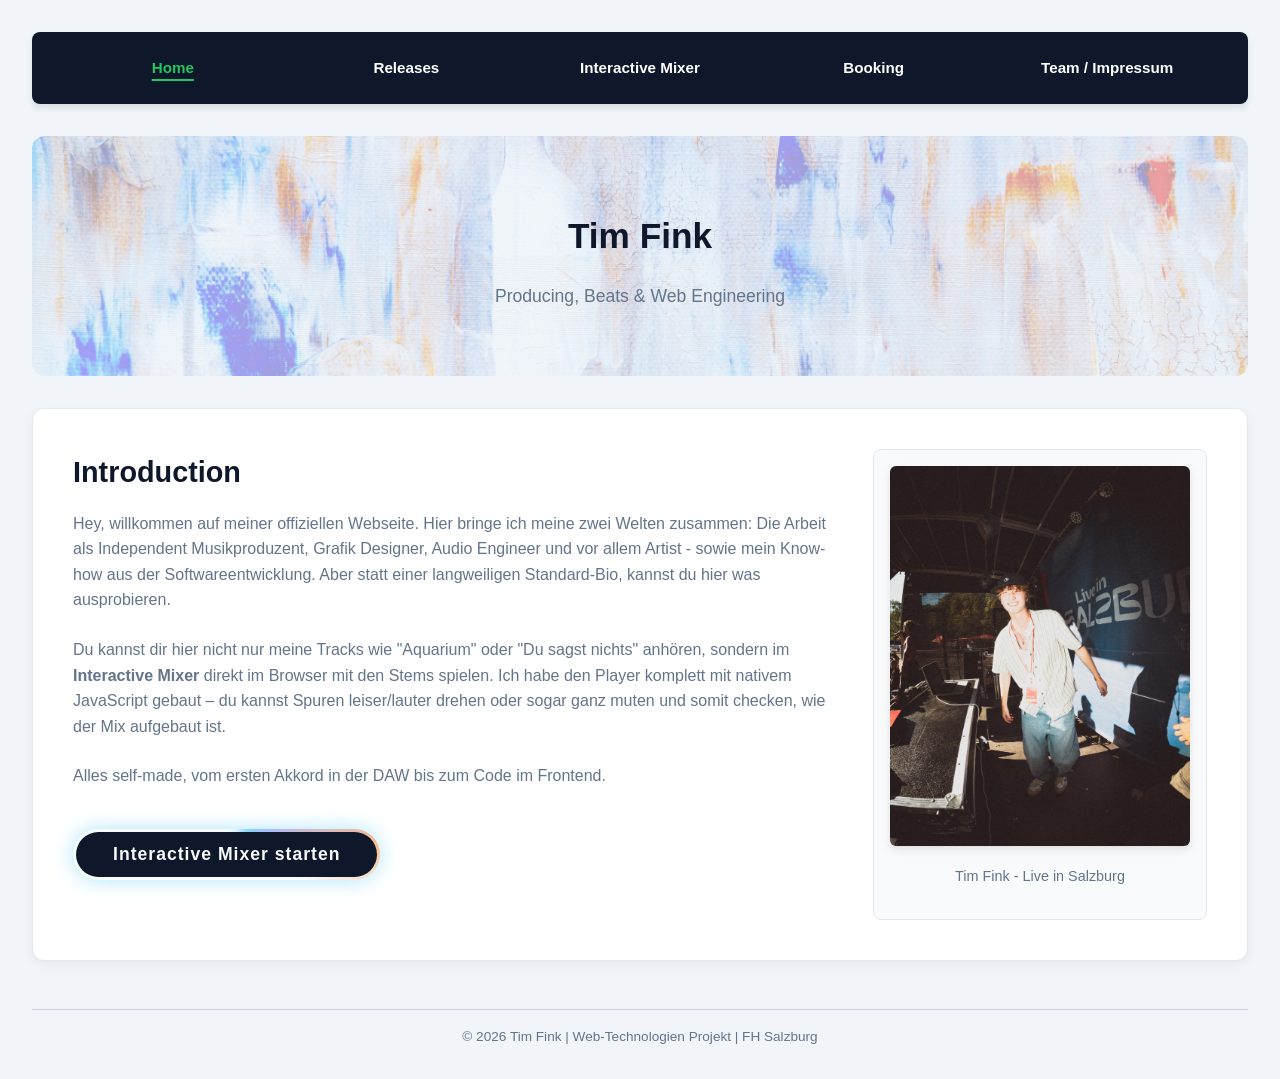
<file: index.html>
<!DOCTYPE html>
<html lang="de">
<head>
    <title>Beats & Code by Tim Fink</title>
    <meta name="viewport" content="width=device-width, initial-scale=1.0">
    <meta charset="UTF-8">
    <meta name="author" content="Tim Fink">
    <meta name="description" content="Offizielle Plattform von FYNK. Eine Kombination aus Musikproduktion und interaktivem Web-Engineering.">
    <link rel="stylesheet" href="css/style.css">
</head>
<body>

    <nav id="navbar">
        <button id="hamburger" class="hamburger" aria-label="Navigation öffnen">
            <span></span>
            <span></span>
            <span></span>
        </button>

        <ul id="navMenu" class="nav-menu">
            <li><a href="index.html">Home</a></li>
            <li><a href="releases.html">Releases</a></li>
            <li><a href="Interactive_Mixer.html">Interactive Mixer</a></li>
            <li><a href="booking.html">Booking</a></li>
            <li><a href="Team-Impressum.html">Team / Impressum</a></li>
        </ul>
    </nav>

    <header>
        <h1>Tim Fink</h1>
        <p>Producing, Beats & Web Engineering</p>
    </header>

    <article>
        <div class="content-area">
            <h2>Introduction</h2>
            <p>Hey, willkommen auf meiner offiziellen Webseite. Hier bringe ich meine zwei Welten zusammen: Die Arbeit als Independent Musikproduzent, Grafik Designer, Audio Engineer und vor allem Artist - sowie mein Know-how aus der Softwareentwicklung. Aber statt einer langweiligen Standard-Bio, kannst du hier was ausprobieren.</p>
            <p>Du kannst dir hier nicht nur meine Tracks wie "Aquarium" oder "Du sagst nichts" anhören, sondern im <strong>Interactive Mixer</strong> direkt im Browser mit den Stems spielen. Ich habe den Player komplett mit nativem JavaScript gebaut – du kannst Spuren leiser/lauter drehen oder sogar ganz muten und somit checken, wie der Mix aufgebaut ist.</p>
            <p>Alles self-made, vom ersten Akkord in der DAW bis zum Code im Frontend.</p>
            <button class="glow-button" onclick="window.location.href='Interactive_Mixer.html'">
                <span>Interactive Mixer starten</span>
            </button>
        </div>

        <aside>
            <img src="img/timmi-und-die-gang-02604.jpg" alt="Tim Fink Live in Salzburg" onerror="this.src='https://via.placeholder.com/300x380/16a34a/ffffff?text=Bild+fehlt'" />
            <p style="font-size: 0.9rem; color: #64748b; margin-top: 12px; font-weight: 500;">Tim Fink - Live in Salzburg</p>
        </aside>
    </article>

    <footer>&copy; 2026 Tim Fink | Web-Technologien Projekt | FH Salzburg</footer>

    <script src="js/menu.js"></script>
</body>
</html>
</file>
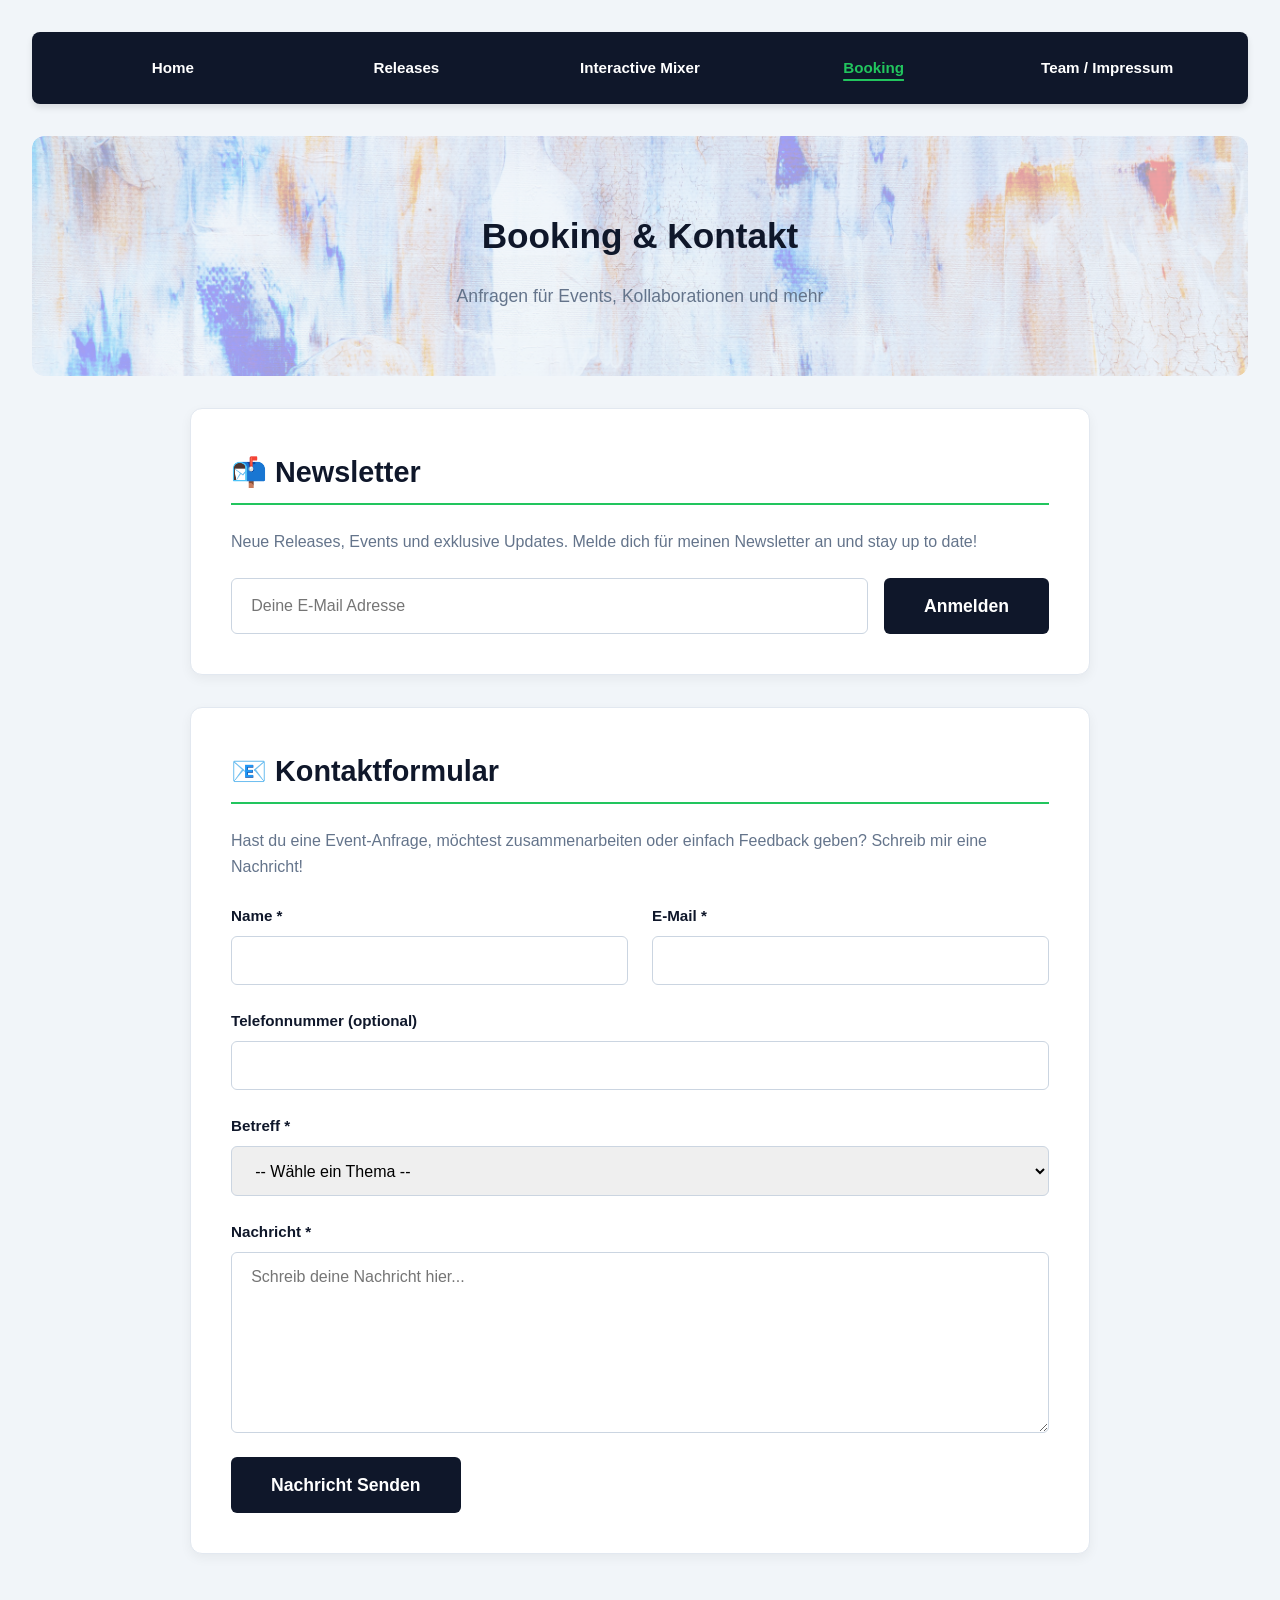
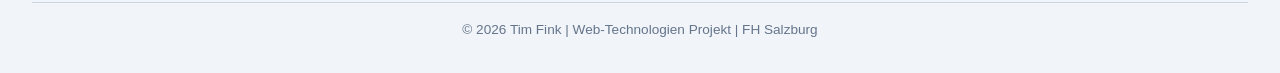
<file: booking.html>
<!DOCTYPE html>
<html lang="de">
<head>
    <title>Booking | Tim Fink</title>
    <meta name="viewport" content="width=device-width, initial-scale=1.0">
    <meta charset="UTF-8">
    <meta name="author" content="Tim Fink">
    <meta name="description" content="Booking und Kontakt für Tim Fink - Event-Anfragen, Kollaborationen und Anfragen.">
    <link rel="stylesheet" href="css/style.css">
</head>
<body>

    <nav id="navbar">
        <button id="hamburger" class="hamburger" aria-label="Navigation öffnen">
            <span></span>
            <span></span>
            <span></span>
        </button>

        <ul id="navMenu" class="nav-menu">
            <li><a href="index.html">Home</a></li>
            <li><a href="releases.html">Releases</a></li>
            <li><a href="Interactive_Mixer.html">Interactive Mixer</a></li>
            <li><a href="booking.html">Booking</a></li>
            <li><a href="Team-Impressum.html">Team / Impressum</a></li>
        </ul>
    </nav>

    <header>
        <h1>Booking & Kontakt</h1>
        <p>Anfragen für Events, Kollaborationen und mehr</p>
    </header>

    <main>
        <!-- Newsletter Section -->
        <section class="newsletter-section">
            <h2>📬 Newsletter</h2>
            <p>Neue Releases, Events und exklusive Updates. Melde dich für meinen Newsletter an und stay up to date!</p>
            <form class="newsletter-form" id="newsletterForm">
                <input type="email"
                       placeholder="Deine E-Mail Adresse"
                       required
                       aria-label="Newsletter E-Mail">
                <button type="submit" class="newsletter-btn">Anmelden</button>
            </form>
        </section>

        <!-- Contact Form Section -->
        <section class="contact-section">
            <h2>📧 Kontaktformular</h2>
            <p>Hast du eine Event-Anfrage, möchtest zusammenarbeiten oder einfach Feedback geben? Schreib mir eine Nachricht!</p>

            <div class="success-message" id="successMessage">
                ✓ Nachricht erfolgreich gesendet! Ich melde mich bald bei dir.
            </div>

            <form class="contact-form" id="contactForm">
                <div class="form-row">
                    <div class="form-group">
                        <label for="name">Name *</label>
                        <input type="text" id="name" name="name" required>
                    </div>
                    <div class="form-group">
                        <label for="email">E-Mail *</label>
                        <input type="email" id="email" name="email" required>
                    </div>
                </div>

                <div class="form-group">
                    <label for="phone">Telefonnummer (optional)</label>
                    <input type="tel" id="phone" name="phone">
                </div>

                <div class="form-group">
                    <label for="subject">Betreff *</label>
                    <select id="subject" name="subject" required>
                        <option value="">-- Wähle ein Thema --</option>
                        <option value="event_booking">Event-Anfrage</option>
                        <option value="collaboration">Zusammenarbeit</option>
                        <option value="interview">Interview / Podcast</option>
                        <option value="remix_request">Remix-Anfrage</option>
                        <option value="other">Sonstiges</option>
                    </select>
                </div>

                <div class="form-group">
                    <label for="message">Nachricht *</label>
                    <textarea id="message" name="message" required placeholder="Schreib deine Nachricht hier..."></textarea>
                </div>

                <button type="submit" class="submit-btn">Nachricht Senden</button>
            </form>
        </section>

    </main>

    <footer>&copy; 2026 Tim Fink | Web-Technologien Projekt | FH Salzburg</footer>

    <script src="js/booking.js"></script>
    <script src="js/menu.js"></script>
</body>
</html>
</file>
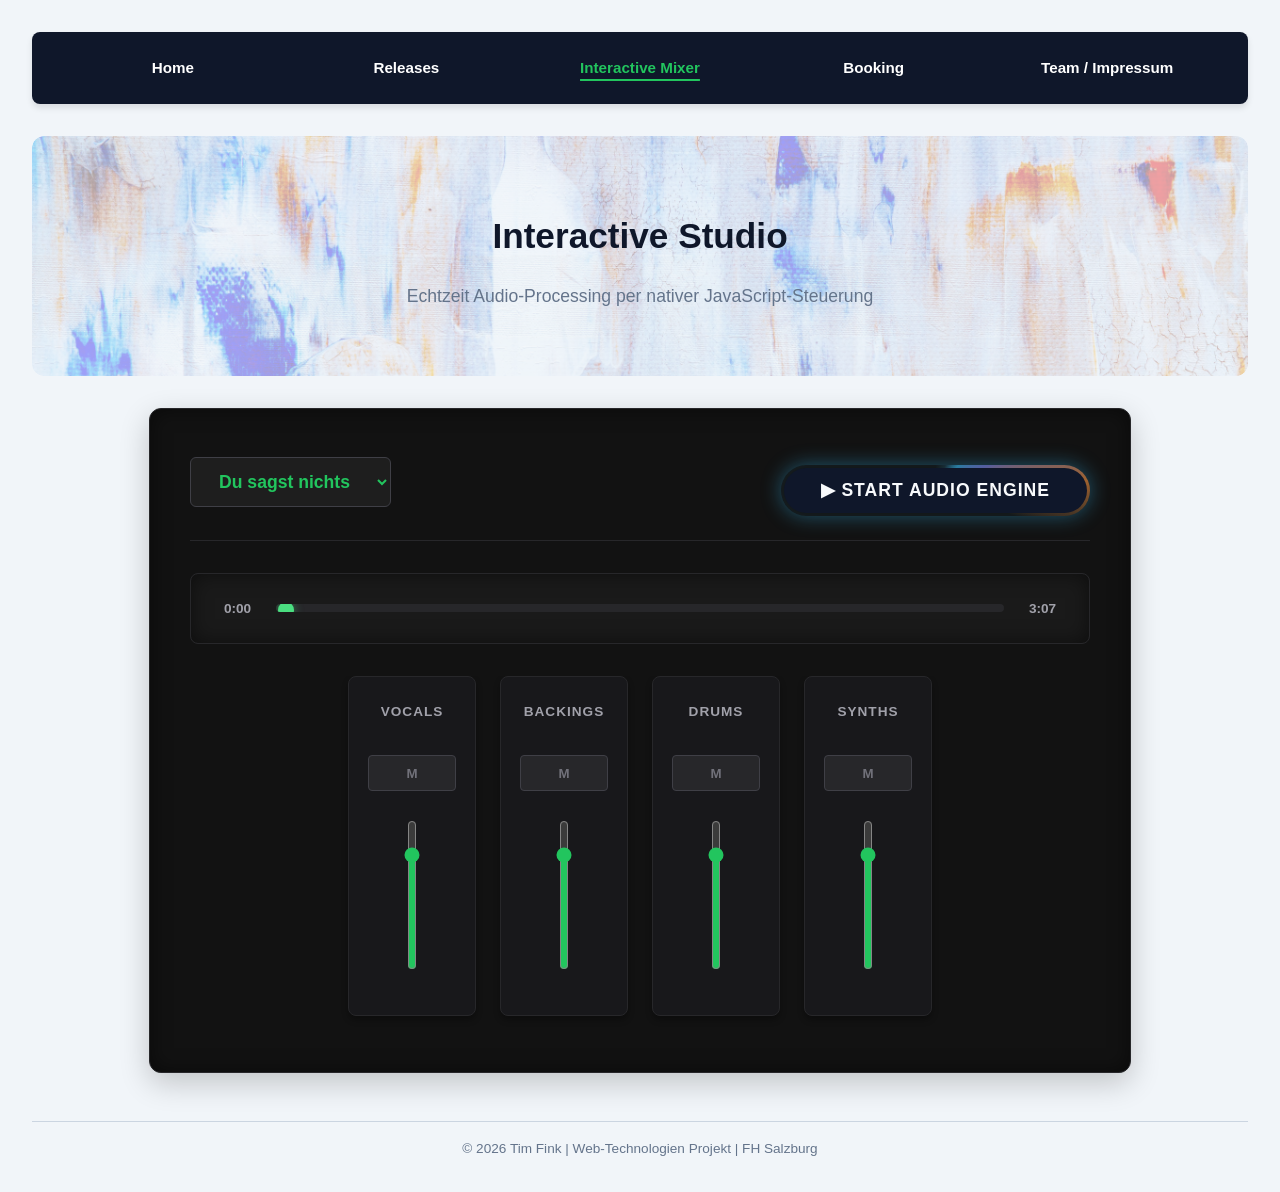
<file: Interactive_Mixer.html>
<!DOCTYPE html>
<html lang="de">
<head>
    <title>Interactive Mixer | Tim Fink</title>
    <meta name="viewport" content="width=device-width, initial-scale=1.0">
    <meta charset="UTF-8">
    <meta name="author" content="Tim Fink">
    <meta name="description" content="Interaktiver Stem-Mixer im DAW-Design mit nativer JavaScript Audio-Steuerung.">
    <link rel="stylesheet" href="css/style.css">
</head>
<body>

    <nav id="navbar">
        <button id="hamburger" class="hamburger" aria-label="Navigation öffnen">
            <span></span>
            <span></span>
            <span></span>
        </button>

        <ul id="navMenu" class="nav-menu">
            <li><a href="index.html">Home</a></li>
            <li><a href="releases.html">Releases</a></li>
            <li><a href="Interactive_Mixer.html">Interactive Mixer</a></li>
            <li><a href="booking.html">Booking</a></li>
            <li><a href="Team-Impressum.html">Team / Impressum</a></li>
        </ul>
    </nav>

    <!-- Mit Gemini ausgearbeitet, um die Audio-Engine und das UI zu erstellen. -->
    <header>
        <h1>Interactive Studio</h1>
        <p>Echtzeit Audio-Processing per nativer JavaScript-Steuerung</p>
    </header>

    <main class="daw-container">

        <div class="daw-header">
            <div class="song-selector">
                <select id="songSelect">
                    <option value="du_sagst_nichts">Du sagst nichts</option>
                    <option value="aquarium">Aquarium</option>
                </select>
            </div>

            <button class="glow-button" id="masterPlayBtn">
                <span id="playBtnText">▶ START AUDIO ENGINE</span>
            </button>
        </div>

        <div class="timeline-container">
            <div class="timeline-wrapper">
                <span class="time-label" id="currentTime">0:00</span>
                <div class="timeline-track">
                    <div class="timeline-progress" id="progressBar"></div>
                    <input type="range" class="timeline-slider" id="seekSlider" min="0" max="100" value="0">
                </div>
                <span class="time-label" id="duration">0:00</span>
            </div>
        </div>

        <div class="mixer-board" id="mixerBoard">
            <!-- Wird dynamisch geladen -->
        </div>

    </main>

    <footer>&copy; 2026 Tim Fink | Web-Technologien Projekt | FH Salzburg</footer>

    <!-- Skript erst nach dem Rendern des DOMs ausführen -->
    <script src="js/mixer.js"></script>
    <script src="js/menu.js"></script>
</body>
</html>
</file>
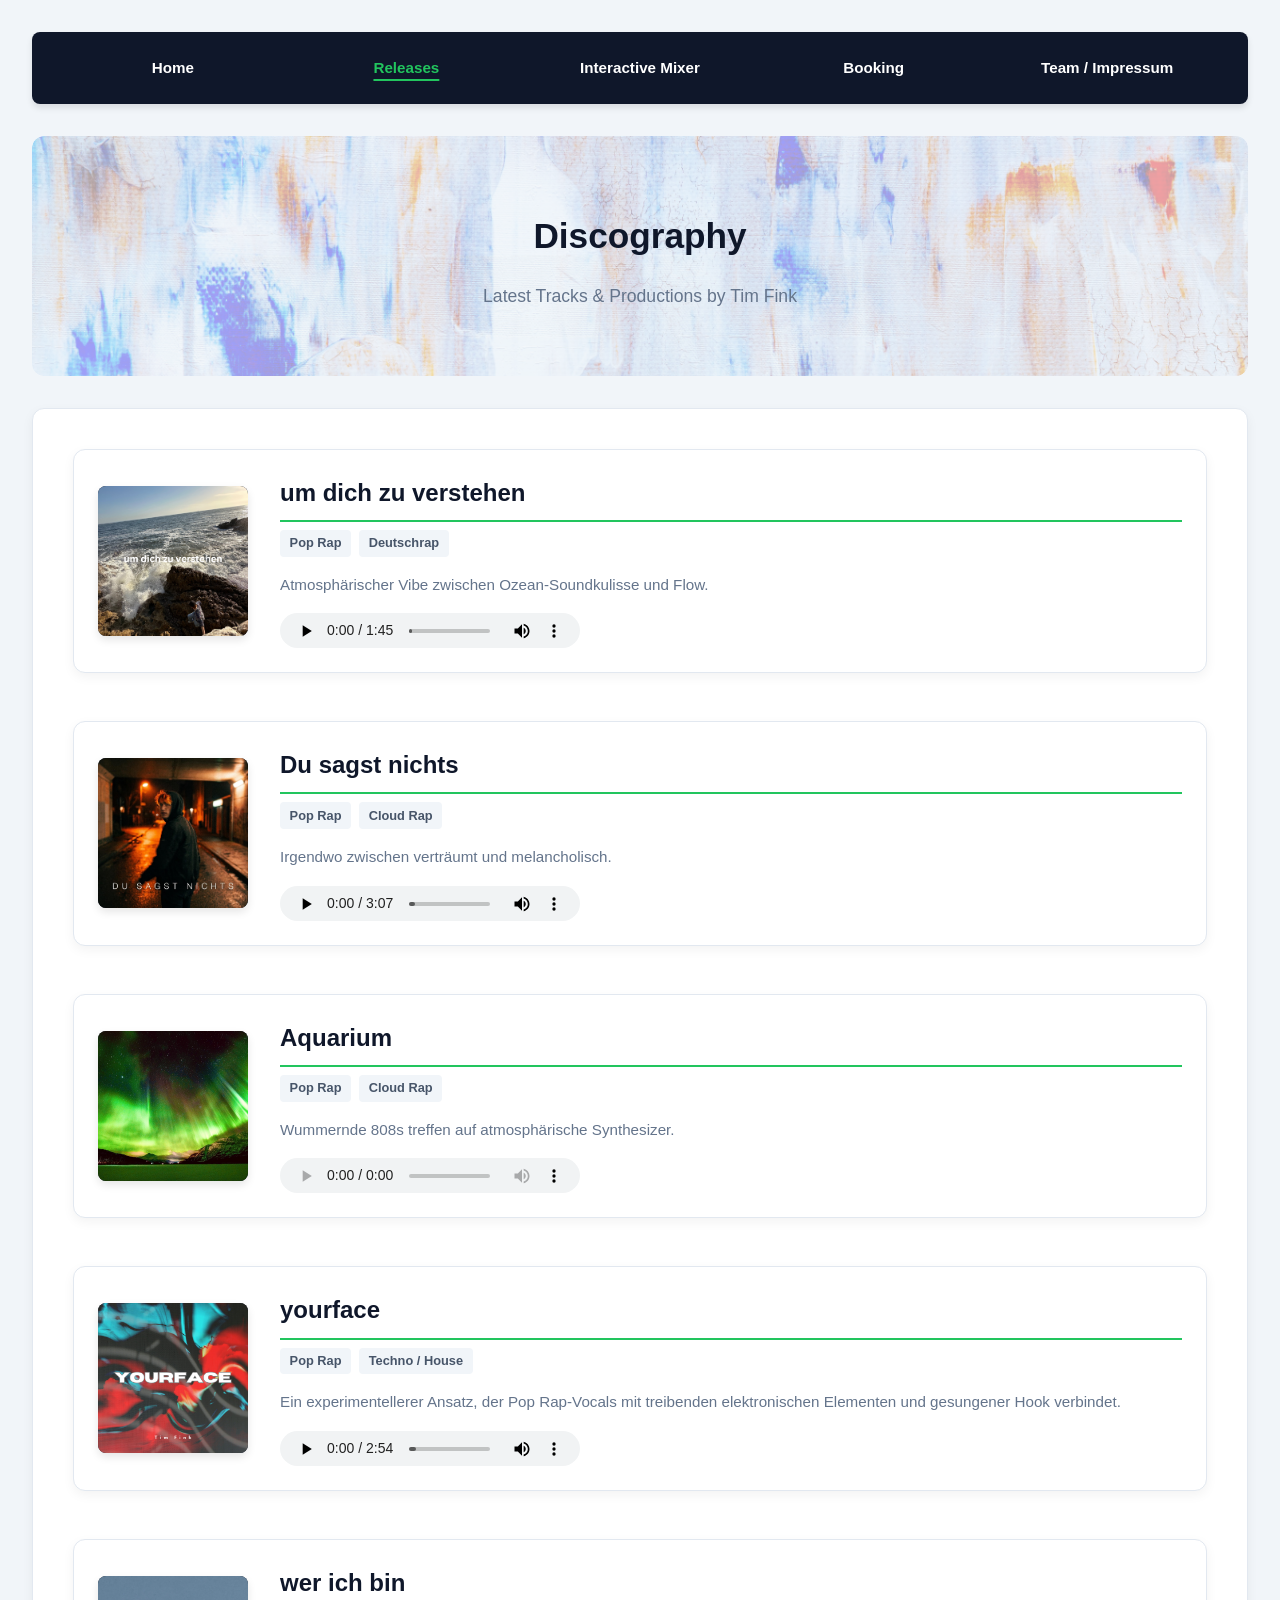
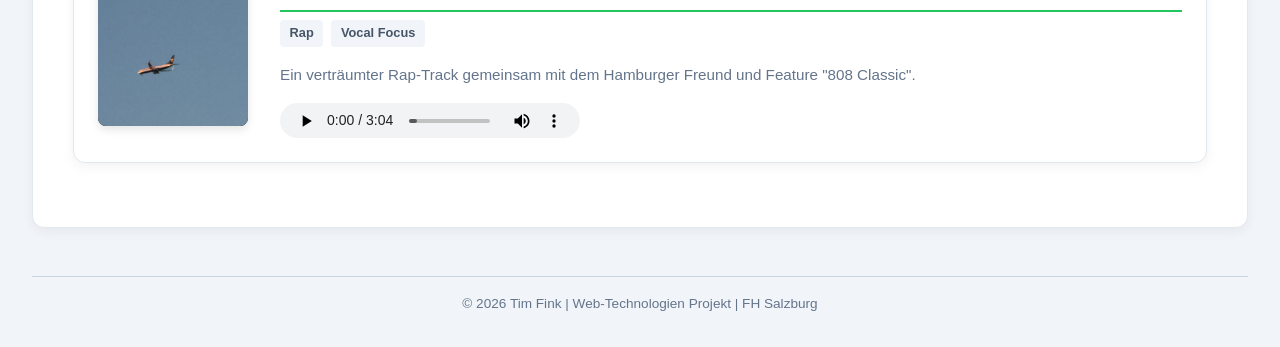
<file: releases.html>
<!DOCTYPE html>
<html lang="de">
<head>
    <title>Releases | Tim Fink</title>
    <meta name="viewport" content="width=device-width, initial-scale=1.0">
    <meta charset="UTF-8">
    <meta name="author" content="Tim Fink">
    <meta name="description" content="Diskografie und aktuelle Releases von Tim.">
    <link rel="stylesheet" href="css/style.css">
</head>
<body>

    <nav id="navbar">
        <button id="hamburger" class="hamburger" aria-label="Navigation öffnen">
            <span></span>
            <span></span>
            <span></span>
        </button>

        <ul id="navMenu" class="nav-menu">
            <li><a href="index.html">Home</a></li>
            <li><a href="releases.html">Releases</a></li>
            <li><a href="Interactive_Mixer.html">Interactive Mixer</a></li>
            <li><a href="booking.html">Booking</a></li>
            <li><a href="Team-Impressum.html">Team / Impressum</a></li>
        </ul>
    </nav>

    <header>
        <h1>Discography</h1>
        <p>Latest Tracks & Productions by Tim Fink</p>
    </header>

    <section class="releases-container">



        <!-- Track 1: um dich zu verstehen -->
        <article class="release-card">
            <figure class="cover-art">
                <img src="img/um dich zu verstehen.png.PNG" alt="Cover um dich zu verstehen">
            </figure>

            <div class="track-info">
                <h2>um dich zu verstehen</h2>
                <div class="tags">
                    <span class="tag">Pop Rap</span>
                    <span class="tag">Deutschrap</span>
                </div>
                <p>Atmosphärischer Vibe zwischen Ozean-Soundkulisse und Flow.</p>
                <div class="audio-controls">
                    <audio controls controlsList="nodownload">
                        <source src="music/5.um dich zu verstehen.wav" type="audio/wav">
                    </audio>
                </div>
            </div>
        </article>

        <!-- Track 2: du sagst nichts -->
        <article class="release-card">
            <figure class="cover-art">
                <img src="img/dusagstnichtscover.jpg" alt="Cover Du sagst nichts">
            </figure>

            <div class="track-info">
                <h2>Du sagst nichts</h2>
                <div class="tags">
                    <span class="tag">Pop Rap</span>
                    <span class="tag">Cloud Rap</span>
                </div>
                <p>Irgendwo zwischen verträumt und melancholisch.</p>
                <div class="audio-controls">
                    <audio controls controlsList="nodownload">
                        <source src="music/dusagstnichts.mp3" type="audio/mpeg">
                    </audio>
                </div>
            </div>
        </article>

        <!-- Track 3: Aquarium -->
        <article class="release-card">
            <figure class="cover-art">
                <img src="img/IMG_0294.jpg" alt="Cover Aquarium">
            </figure>

            <div class="track-info">
                <h2>Aquarium</h2>
                <div class="tags">
                    <span class="tag">Pop Rap</span>
                    <span class="tag">Cloud Rap</span>
                </div>
                <p>Wummernde 808s treffen auf atmosphärische Synthesizer.</p>
                <div class="audio-controls">
                    <audio controls controlsList="nodownload">
                        <source src="music/aquarium.mp3" type="audio/mpeg">
                    </audio>
                </div>
            </div>
        </article>

        <!-- Track 4: yourface -->
        <article class="release-card">
            <figure class="cover-art">
                <img src="img/yourface.png" alt="Cover yourface">
            </figure>

            <div class="track-info">
                <h2>yourface</h2>
                <div class="tags">
                    <span class="tag">Pop Rap</span>
                    <span class="tag">Techno / House</span>
                </div>
                <p>Ein experimentellerer Ansatz, der Pop Rap-Vocals mit treibenden elektronischen Elementen und gesungener Hook verbindet.</p>
                <div class="audio-controls">
                    <audio controls controlsList="nodownload">
                        <source src="music/yourface.mp3" type="audio/mpeg">
                    </audio>
                </div>
            </div>
        </article>

        <!-- Track 5: wer ich bin -->
        <article class="release-card">
            <figure class="cover-art">
                <img src="img/werichbin.jpeg" alt="Cover wer ich bin">
            </figure>

            <div class="track-info">
                <h2>wer ich bin</h2>
                <div class="tags">
                    <span class="tag">Rap</span>
                    <span class="tag">Vocal Focus</span>
                </div>
                <p>Ein verträumter Rap-Track gemeinsam mit dem Hamburger Freund und Feature "808 Classic".</p>
                <div class="audio-controls">
                    <audio controls controlsList="nodownload">
                        <source src="music/werichbin.mp3" type="audio/mpeg">
                    </audio>
                </div>
            </div>
        </article>

    </section>

    <footer>&copy; 2026 Tim Fink | Web-Technologien Projekt | FH Salzburg</footer>
    <script src="js/menu.js"></script>
</body>
</html>
</file>
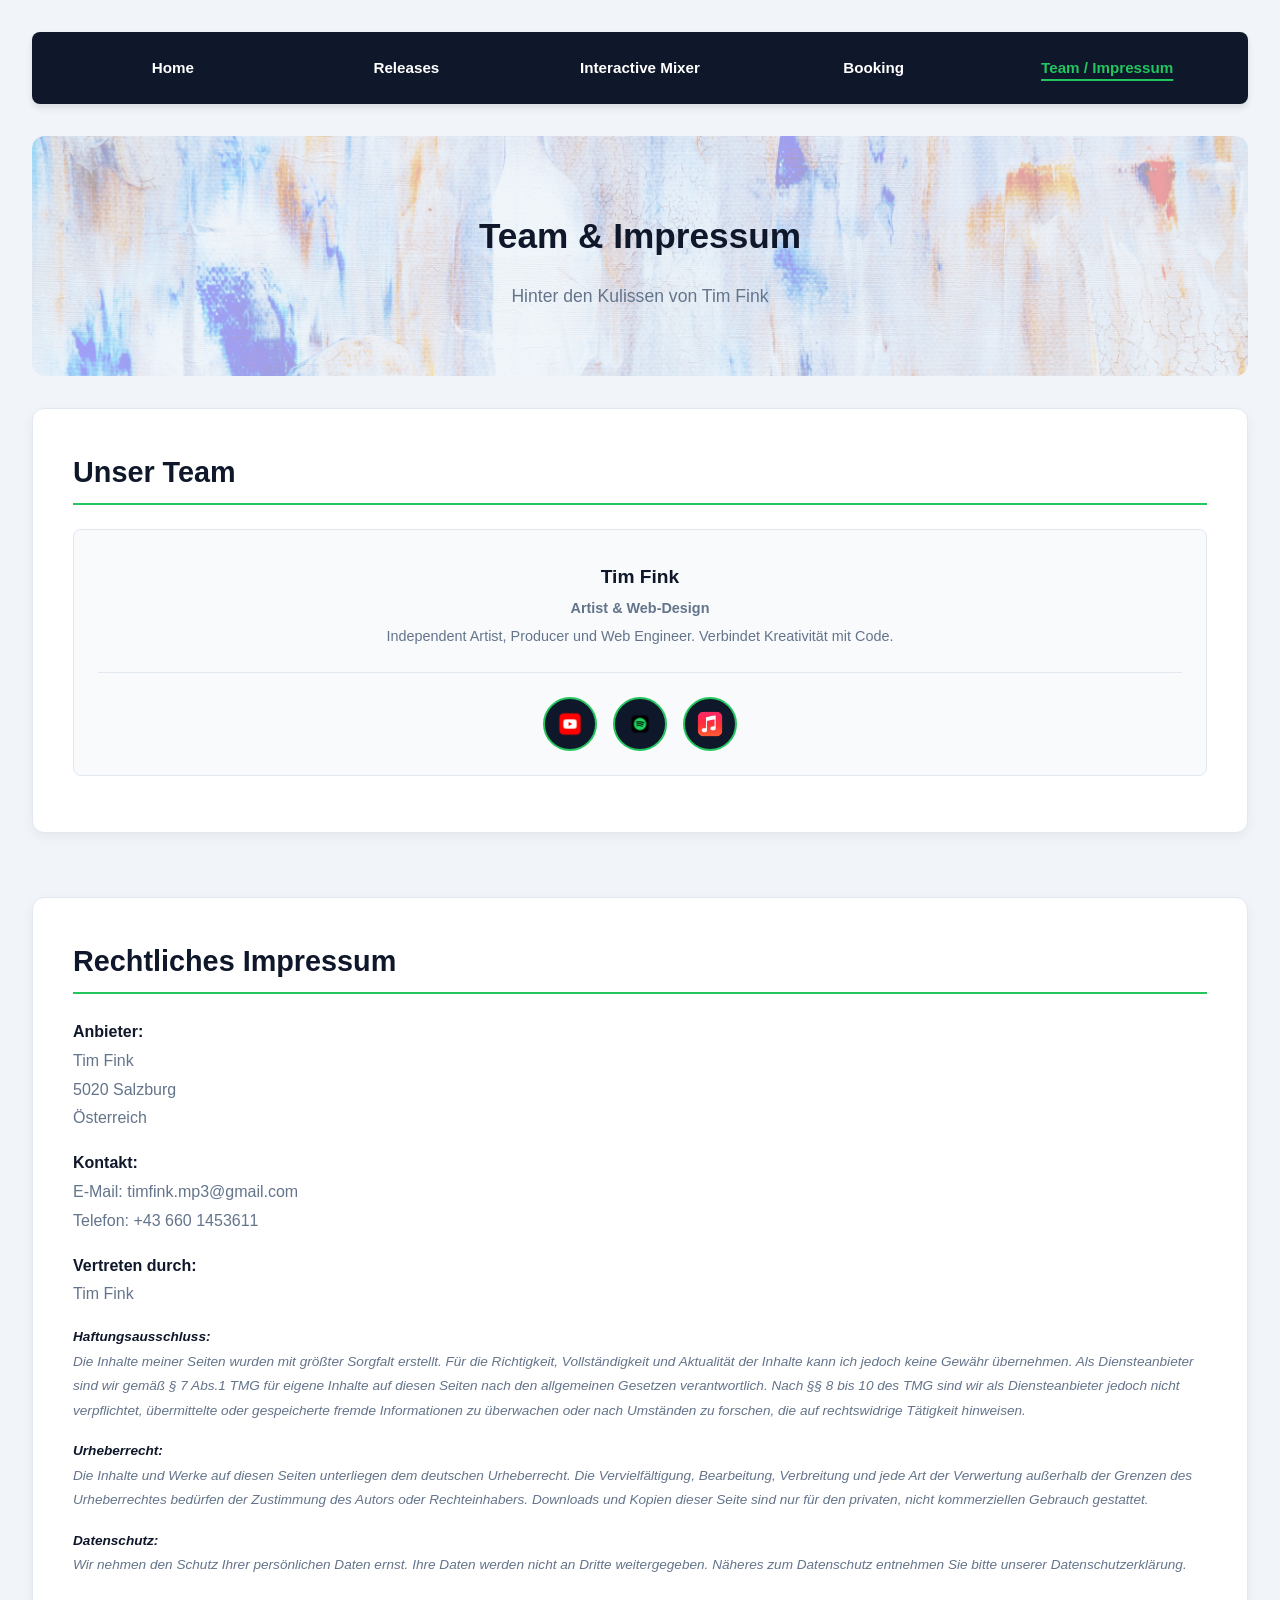
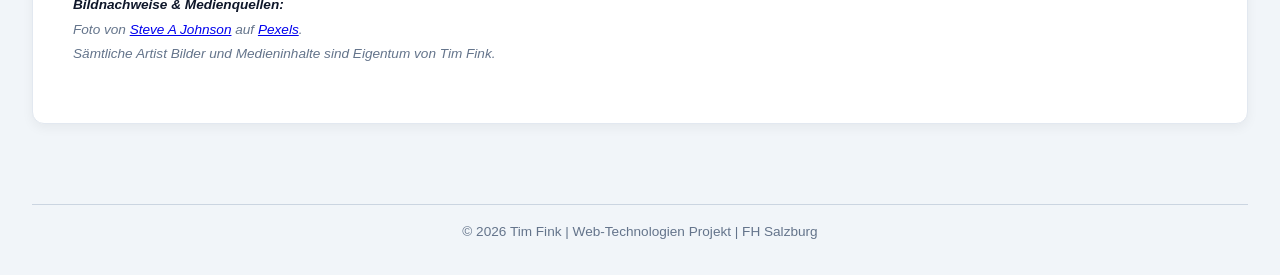
<file: Team-Impressum.html>
<!DOCTYPE html>
<html lang="de">
<head>
    <title>Team / Impressum | Tim Fink</title>
    <meta name="viewport" content="width=device-width, initial-scale=1.0">
    <meta charset="UTF-8">
    <meta name="author" content="Tim Fink">
    <meta name="description" content="Team und Impressum für die Website von Tim Fink / FYNK.">
    <link rel="stylesheet" href="css/style.css">
</head>
<body>

    <nav id="navbar">
        <button id="hamburger" class="hamburger" aria-label="Navigation öffnen">
            <span></span>
            <span></span>
            <span></span>
        </button>

        <ul id="navMenu" class="nav-menu">
            <li><a href="index.html">Home</a></li>
            <li><a href="releases.html">Releases</a></li>
            <li><a href="Interactive_Mixer.html">Interactive Mixer</a></li>
            <li><a href="booking.html">Booking</a></li>
            <li><a href="Team-Impressum.html">Team / Impressum</a></li>
        </ul>
    </nav>
    <header>
        <h1>Team & Impressum</h1>
        <p>Hinter den Kulissen von Tim Fink</p>
    </header>

    <div class="container">

        <!-- Team Section -->
        <section class="section">
            <h2>Unser Team</h2>
            <div class="team-grid">
                <div class="team-member" onclick="window.open('https://open.spotify.com/intl-de/artist/6YAxRJR0NEt6vGqjfJxDkS?si=_zOsmwUqS2OlhbjaSw8m7g', '_blank')">
                    <h3>Tim Fink</h3>
                    <p><strong>Artist & Web-Design</strong></p>
                    <p>Independent Artist, Producer und Web Engineer. Verbindet Kreativität mit Code.</p>
                    <div class="social-links" onclick="event.stopPropagation()">
                        <a href="https://www.youtube.com/channel/UC4Uojj39B9DLnG2xQRalcrg" target="_blank" class="social-btn" title="YouTube">
                            <img src="img/youtube-logo.webp" alt="YouTube">
                        </a>
                        <a href="https://open.spotify.com/intl-de/artist/6YAxRJR0NEt6vGqjfJxDkS?si=_zOsmwUqS2OlhbjaSw8m7g" target="_blank" class="social-btn" title="Spotify">
                            <img src="img/spotify-logo.webp" alt="Spotify">
                        </a>
                        <a href="https://music.apple.com/de/artist/tim-fink/1457104791" target="_blank" class="social-btn" title="Apple Music">
                            <img src="img/Apple-Music-Logo.png" alt="Apple Music">
                        </a>
                    </div>
                </div>
            </div>
        </section>

        <!-- Impressum Section -->
        <section class="section">
            <h2>Rechtliches Impressum</h2>
            <div class="impressum-content">
                <p>
                    <strong>Anbieter:</strong><br>
                    Tim Fink<br>
                    5020 Salzburg<br>
                    Österreich
                </p>

                <p>
                    <strong>Kontakt:</strong><br>
                    E-Mail: timfink.mp3@gmail.com<br>
                    Telefon: +43 660 1453611
                </p>

                <p>
                    <strong>Vertreten durch:</strong><br>
                    Tim Fink
                </p>

                <p class="legal-section">
                    <strong>Haftungsausschluss:</strong><br>
                    Die Inhalte meiner Seiten wurden mit größter Sorgfalt erstellt. Für die Richtigkeit, Vollständigkeit und Aktualität der Inhalte kann ich jedoch keine Gewähr übernehmen. Als Diensteanbieter sind wir gemäß § 7 Abs.1 TMG für eigene Inhalte auf diesen Seiten nach den allgemeinen Gesetzen verantwortlich. Nach §§ 8 bis 10 des TMG sind wir als Diensteanbieter jedoch nicht verpflichtet, übermittelte oder gespeicherte fremde Informationen zu überwachen oder nach Umständen zu forschen, die auf rechtswidrige Tätigkeit hinweisen.
                </p>

                <p class="legal-section">
                    <strong>Urheberrecht:</strong><br>
                    Die Inhalte und Werke auf diesen Seiten unterliegen dem deutschen Urheberrecht. Die Vervielfältigung, Bearbeitung, Verbreitung und jede Art der Verwertung außerhalb der Grenzen des Urheberrechtes bedürfen der Zustimmung des Autors oder Rechteinhabers. Downloads und Kopien dieser Seite sind nur für den privaten, nicht kommerziellen Gebrauch gestattet.
                </p>

                <p class="legal-section">
                    <strong>Datenschutz:</strong><br>
                    Wir nehmen den Schutz Ihrer persönlichen Daten ernst. Ihre Daten werden nicht an Dritte weitergegeben. Näheres zum Datenschutz entnehmen Sie bitte unserer Datenschutzerklärung.
                </p>

                <p class="legal-section">
                    <strong>Bildnachweise & Medienquellen:</strong><br>
                    <i>
                        Foto von <a href="https://www.pexels.com/photo/multi-colored-abstract-painting-1657530/" target="_blank" rel="noopener">Steve A Johnson</a> auf <a href="https://www.pexels.com" target="_blank" rel="noopener">Pexels</a>.<br>
                        Sämtliche Artist Bilder und Medieninhalte sind Eigentum von Tim Fink.
                    </i>
                </p>
            </div>
        </section>

    </div>

    <footer>&copy; 2026 Tim Fink | Web-Technologien Projekt | FH Salzburg</footer>
    <script src="js/menu.js"></script>
</body>
</html>
</file>
<file: css/style.css>
@charset "UTF-8";

/* =========================================
   GLOBALE STYLES
   ========================================= */
body {
    font-family: 'Segoe UI', Tahoma, Geneva, Verdana, sans-serif;
    margin: 0;
    padding: 2rem;
    line-height: 1.6;
    color: #1e293b;
    background-color: #f1f5f9;
}

nav {
    display: flex;
    flex-wrap: wrap;
    gap: 1.5rem;
    align-items: center;
    background: #0f172a;
    padding: 1rem 1.5rem;
    border-radius: 8px;
    margin-bottom: 2rem;
    box-shadow: 0 4px 6px rgba(0, 0, 0, 0.1);
}

nav a {
    color: #ffffff;
    text-decoration: none;
    font-weight: 600;
    font-size: 0.95rem;
    transition: color 0.2s;
}

nav a:hover, nav a.active {
    color: #22c55e;
    text-decoration: underline;
    text-decoration-thickness: 2px;
    text-underline-offset: 6px;
}

header {
    position: relative;
    text-align: center;
    margin-bottom: 2rem;
    padding: 3rem 2rem;
    border-radius: 12px;
    overflow: hidden;
    background-color: #f1f5f9;
}

header::before {
    content: '';
    position: absolute;
    top: 0;
    left: 0;
    width: 100%;
    height: 100%;
    background-image: url('../img/backgroundTimFink.jpg');
    background-size: cover;
    background-position: center;
    opacity: 0.35;
    z-index: 0;
    border-radius: 12px;
}

header h1 {
    position: relative;
    color: #0f172a;
    font-size: 2.2rem;
    margin-bottom: 0.3rem;
    z-index: 1;
}

header p {
    position: relative;
    color: #64748b;
    font-size: 1.1rem;
    z-index: 1;
}

footer {
    margin-top: 3rem;
    text-align: center;
    font-size: 0.85rem;
    color: #64748b;
    border-top: 1px solid #cbd5e1;
    padding-top: 1rem;
}

/* =========================================
   LAYOUTS (Main, Article, Section, Container)
   ========================================= */
main {
    max-width: 900px;
    margin: 0 auto;
}

section, .section {
    background: #ffffff;
    padding: 2.5rem;
    border-radius: 12px;
    box-shadow: 0 4px 12px rgba(0,0,0,0.05);
    border: 1px solid #e2e8f0;
    margin-bottom: 2rem;
}

section h2, .section h2, .content-area h2 {
    color: #0f172a;
    font-size: 1.8rem;
    margin-top: 0;
    margin-bottom: 1.5rem;
    border-bottom: 2px solid #22c55e;
    padding-bottom: 0.5rem;
}

section p, .content-area p {
    color: #64748b;
    font-size: 1rem;
    margin-bottom: 1.5rem;
}

article {
    background: #ffffff;
    padding: 2.5rem;
    border-radius: 12px;
    box-shadow: 0 4px 12px rgba(0,0,0,0.05);
    display: flex;
    gap: 2.5rem;
    align-items: flex-start;
    border: 1px solid #e2e8f0;
}

.content-area {
    flex: 1;
}

.content-area h2 {
    border-bottom: none;
    padding-bottom: 0;
    margin-bottom: 1rem;
}

aside {
    flex: 0 0 300px;
    text-align: center;
    background: #f8fafc;
    padding: 1rem;
    border-radius: 8px;
    border: 1px solid #e2e8f0;
}

aside img {
    width: 100%;
    height: 380px;
    border-radius: 6px;
    object-fit: cover;
    box-shadow: 0 4px 8px rgba(0, 0, 0, 0.1);
}

.container {
    display: flex;
    flex-direction: column;
    gap: 2rem;
}

/* =========================================
   FORMULARE (Booking Page)
   ========================================= */
.newsletter-form {
    display: flex;
    gap: 1rem;
    flex-wrap: wrap;
}

.newsletter-form input {
    flex: 1;
    min-width: 200px;
    padding: 0.9rem 1.2rem;
    border: 1px solid #cbd5e1;
    border-radius: 6px;
    font-size: 1rem;
    transition: border-color 0.3s;
}

.newsletter-form input:focus {
    outline: none;
    border-color: #22c55e;
    box-shadow: 0 0 0 3px rgba(34, 197, 94, 0.1);
}

.newsletter-btn, .submit-btn {
    padding: 1.1rem 2.5rem;
    background: #0f172a;
    color: #fff;
    border: none;
    border-radius: 6px;
    font-weight: 600;
    font-size: 1.1rem;
    cursor: pointer;
    transition: all 0.4s;
}

.newsletter-btn:hover, .submit-btn:hover {
    background: #22c55e;
    transform: translateY(-2px);
    box-shadow: 0 6px 12px rgba(0, 0, 0, 0.15);
}

.submit-btn {
    align-self: flex-start;
}

.contact-form {
    display: flex;
    flex-direction: column;
    gap: 1.5rem;
}

.form-group {
    display: flex;
    flex-direction: column;
}

.form-group label {
    font-weight: 600;
    color: #0f172a;
    margin-bottom: 0.5rem;
    font-size: 0.95rem;
}

.form-group input,
.form-group textarea,
.form-group select {
    padding: 0.9rem 1.2rem;
    border: 1px solid #cbd5e1;
    border-radius: 6px;
    font-size: 1rem;
    font-family: inherit;
    transition: border-color 0.2s;
}

.form-group input:focus,
.form-group textarea:focus,
.form-group select:focus {
    outline: none;
    border-color: #22c55e;
    box-shadow: 0 0 0 3px rgba(34, 197, 94, 0.1);
}

.form-group textarea {
    resize: vertical;
    min-height: 150px;
}

.form-row {
    display: grid;
    grid-template-columns: 1fr 1fr;
    gap: 1.5rem;
}

.success-message {
    display: none;
    padding: 1.2rem;
    background: #d1fae5;
    color: #047857;
    border-radius: 6px;
    border-left: 4px solid #22c55e;
    margin-bottom: 1rem;
}

.success-message.show {
    display: block;
}

/* =========================================
   GLOW BUTTONS (Home, Mixer, Releases)
   ========================================= */
.glow-button {
    position: relative;
    padding: 15px 40px;
    border: none;
    background: transparent;
    color: #f8fafc;
    font-size: 1.1rem;
    font-weight: bold;
    cursor: pointer;
    border-radius: 50px;
    overflow: hidden;
    z-index: 1;
    display: inline-flex;
    justify-content: center;
    align-items: center;
    transition: transform 0.2s, box-shadow 0.3s ease;
    box-shadow: 0 0 20px rgba(56, 189, 248, 0.4), inset 0 0 20px rgba(56, 189, 248, 0.1);
    margin-top: 1rem;
}

.glow-button:hover {
    transform: scale(1.05);
    box-shadow: 0 0 30px rgba(56, 189, 248, 0.5), inset 0 0 20px rgba(56, 189, 248, 0.15);
}

.glow-button span {
    position: relative;
    z-index: 2;
    letter-spacing: 1px;
}

.glow-button::before {
    content: '';
    position: absolute;
    top: -50%;
    left: -50%;
    width: 200%;
    height: 200%;
    background: conic-gradient(
        transparent,
        rgba(56, 189, 248, 0.2),
        #38bdf8,
        #818cf8,
        #fb923c,
        transparent 30%
    );
    animation: none;  /* Keine Rotation im Standard-Zustand */
    z-index: -2;
    opacity: 0.6;
}

.glow-button::after {
    content: '';
    position: absolute;
    inset: 3px;
    background: #0f172a;
    border-radius: 50px;
    z-index: -1;
}

/*Glow Button aus dem Internet Importiert*/

/* Beim Spielen: Rotation aktivieren und intensivieren */
.glow-button.playing::before {
    background: conic-gradient(
        transparent,
        rgba(34, 197, 94, 0.2),
        #22c55e,
        #10b981,
        #fef08a,
        transparent 30%
    );
    animation: rotate-glow 2.5s linear infinite;
    opacity: 1;
}

.glow-button.playing {
    box-shadow: 0 0 30px rgba(34, 197, 94, 0.6), inset 0 0 20px rgba(34, 197, 94, 0.2);
}

@keyframes rotate-glow {
    0% { transform: rotate(0deg); }
    100% { transform: rotate(360deg); }
}

.mixer-glow-btn {
    position: absolute;
    top: 1.5rem;
    right: 1.5rem;
    padding: 10px 20px;
    border: none;
    background: transparent;
    color: #f8fafc;
    font-size: 0.9rem;
    font-weight: bold;
    cursor: pointer;
    border-radius: 50px;
    overflow: hidden;
    z-index: 1;
    display: inline-flex;
    justify-content: center;
    align-items: center;
    transition: transform 0.2s;
    box-shadow: 0 0 12px rgba(34, 197, 94, 0.3);
    text-decoration: none;
    margin-left: 1rem;
}

.mixer-glow-btn:hover {
    transform: scale(1.05);
}

.mixer-glow-btn span {
    position: relative;
    z-index: 2;
    letter-spacing: 1px;
}

.mixer-glow-btn::before {
    content: '';
    position: absolute;
    top: -50%;
    left: -50%;
    width: 200%;
    height: 200%;
    background: conic-gradient(transparent, rgba(34, 197, 94, 0.1), #22c55e, #10b981, #fef08a, transparent 30%);
    animation: rotate-glow 2.5s linear infinite;
    z-index: -2;
}

.mixer-glow-btn::after {
    content: '';
    position: absolute;
    inset: 3px;
    background: #0f172a;
    border-radius: 50px;
    z-index: -1;
}

/* =========================================
   TEAM & IMPRESSUM
   ========================================= */
.team-grid {
    display: grid;
    grid-template-columns: repeat(auto-fit, minmax(250px, 1fr));
    gap: 1.5rem;
    margin-bottom: 1rem;
}

.team-member {
    background: #f8fafc;
    padding: 1.5rem;
    border-radius: 8px;
    text-align: center;
    border: 1px solid #e2e8f0;
    transition: all 0.2s;
    cursor: pointer;
}

.team-member:hover {
    transform: translateY(-3px);
    border-color: #22c55e;
    box-shadow: 0 4px 12px rgba(34, 197, 94, 0.2);
}

.team-member h3 {
    color: #0f172a;
    margin: 0.5rem 0 0.3rem 0;
    font-size: 1.2rem;
}

.team-member p {
    color: #64748b;
    margin: 0.3rem 0;
    font-size: 0.9rem;
}

.social-links {
    display: flex;
    gap: 1rem;
    justify-content: center;
    margin-top: 1.5rem;
    padding-top: 1.5rem;
    border-top: 1px solid #e2e8f0;
}

.social-btn {
    width: 50px;
    height: 50px;
    display: flex;
    align-items: center;
    justify-content: center;
    border-radius: 50%;
    background: #0f172a;
    transition: all 0.3s;
    text-decoration: none;
    border: 2px solid #22c55e;
}

.social-btn:hover {
    background: #22c55e;
    transform: scale(1.15);
    box-shadow: 0 0 15px rgba(34, 197, 94, 0.5);
}

.social-btn img {
    width: 28px;
    height: 28px;
    object-fit: contain;
}

.impressum-content {
    color: #475569;
    line-height: 1.8;
}

.impressum-content p {
    margin-bottom: 1rem;
}

.impressum-content strong {
    color: #0f172a;
}

.legal-section {
    font-size: 0.85rem;
    font-style: italic;
}

/* =========================================
   RELEASES
   ========================================= */
.releases-container {
    display: flex;
    flex-direction: column;
    gap: 1.5rem;
}

article.release-card {
    background: #ffffff;
    padding: 1.5rem;
    border-radius: 12px;
    box-shadow: 0 4px 12px rgba(0,0,0,0.05);
    display: flex;
    gap: 2rem;
    align-items: center;
    border: 1px solid #e2e8f0;
    transition: transform 0.2s;
    position: relative;
    margin-bottom: 1.5rem;
}

article.release-card:hover {
    transform: translateX(5px);
    border-color: #22c55e;
}

.cover-art {
    flex: 0 0 150px;
    height: 150px;
    background-color: #0f172a;
    border-radius: 8px;
    display: flex;
    align-items: center;
    justify-content: center;
    box-shadow: 0 4px 8px rgba(0, 0, 0, 0.1);
    overflow: hidden;
    margin: 0;
    padding: 0;
}

.cover-art img {
    width: 100%;
    height: 100%;
    object-fit: cover;
}

.track-info {
    flex: 1;
    display: flex;
    flex-direction: column;
}

.track-info h2 {
    margin: 0 0 0.5rem 0;
    color: #0f172a;
    font-size: 1.5rem;
}

.track-info p {
    margin: 0 0 1rem 0;
    color: #64748b;
    font-size: 0.95rem;
}

.tags {
    display: flex;
    gap: 0.5rem;
    margin-bottom: 1rem;
}

.tag {
    background: #f1f5f9;
    color: #475569;
    padding: 0.2rem 0.6rem;
    border-radius: 4px;
    font-size: 0.8rem;
    font-weight: 600;
}

.audio-controls {
    display: flex;
    align-items: center;
    gap: 1rem;
}

audio {
    height: 35px;
    outline: none;
}

/* =========================================
   INTERACTIVE MIXER DAW
   ========================================= */
.daw-container {
    background-color: #121212;
    border-radius: 12px;
    padding: 2.5rem;
    box-shadow: 0 10px 30px rgba(0,0,0,0.2), inset 0 0 20px rgba(0,0,0,0.5);
    color: #e2e8f0;
    border: 1px solid #27272a;
}

.daw-header {
    display: flex;
    justify-content: space-between;
    align-items: center;
    margin-bottom: 2rem;
    padding-bottom: 1.5rem;
    border-bottom: 1px solid #27272a;
}

.song-selector select {
    background: #1e1e1e;
    color: #22c55e;
    border: 1px solid #3f3f46;
    padding: 0.8rem 1.5rem;
    border-radius: 6px;
    font-size: 1.1rem;
    font-weight: bold;
    cursor: pointer;
    outline: none;
    transition: all 0.3s ease;
}

    .song-selector select:hover {
        border-color: rgba(34, 197, 94, 0.5);
        box-shadow: 0 0 16px rgba(34, 197, 94, 0.5);
        background: rgba(255, 140, 0, 0.05);
    }

    .song-selector select:focus {
        box-shadow: 0 0 20px rgba(34, 197, 94, 0.5);
    }

    .song-selector select option {
        background-color: #1a1a1a;
        color: #e2e8f0;
        font-weight: normal;
    }

        .song-selector select option:checked {
            color: #22c55e;
            font-weight: bold;
        }

.timeline-container {
    background: #1a1a1a;
    border-radius: 8px;
    padding: 1.5rem;
    border: 1px solid #27272a;
    margin-bottom: 2rem;
    box-shadow: inset 0 0 20px rgba(0,0,0,0.5);
}

.timeline-wrapper {
    display: flex;
    align-items: center;
    gap: 1rem;
}

.time-label {
    color: #a1a1aa;
    font-size: 0.85rem;
    font-weight: 600;
    min-width: 45px;
    text-align: center;
}

.timeline-track {
    flex: 1;
    height: 8px;
    background: #27272a;
    border-radius: 4px;
    cursor: pointer;
    position: relative;
    overflow: hidden;
}

.timeline-progress {
    height: 100%;
    background: linear-gradient(90deg, #4ade80, #22c55e);
    border-radius: 4px;
    width: 0%;
    transition: width 0.1s linear;
}

input[type=range].timeline-slider {
    width: 100%;
    height: 8px;
    appearance: none;
    background: transparent;
    cursor: pointer;
    position: absolute;
    top: 0;
    left: 0;
}

    input[type=range].timeline-slider::-webkit-slider-thumb {
        appearance: none;
        width: 16px;
        height: 16px;
        border-radius: 50%;
        background: #4ade80;
        cursor: pointer;
        box-shadow: 0 0 10px rgba(74, 222, 128, 0.5);
        transition: all 0.2s;
    }

        input[type=range].timeline-slider::-webkit-slider-thumb:hover {
            width: 20px;
            height: 20px;
            box-shadow: 0 0 15px rgba(74, 222, 128, 0.8);
        }

    input[type=range].timeline-slider::-moz-range-thumb {
        width: 16px;
        height: 16px;
        border-radius: 50%;
        background: #4ade80;
        cursor: pointer;
        border: none;
        box-shadow: 0 0 10px rgba(74, 222, 128, 0.5);
        transition: all 0.2s;
    }

        input[type=range].timeline-slider::-moz-range-thumb:hover {
            width: 20px;
            height: 20px;
            box-shadow: 0 0 15px rgba(74, 222, 128, 0.8);
        }

    input[type=range].timeline-slider::-moz-range-track {
        background: transparent;
        border: none;
    }

.mixer-board {
    display: flex;
    gap: 1.5rem;
    overflow-x: auto;
    padding-bottom: 1rem;
    justify-content: center;
}

.channel-strip {
    background: #18181b;
    border: 1px solid #27272a;
    border-radius: 8px;
    width: 110px;
    display: flex;
    flex-direction: column;
    align-items: center;
    padding: 1.5rem 0.5rem;
    box-shadow: 0 4px 6px rgba(0,0,0,0.3);
    transition: all 0.3s ease;
}

    .channel-strip:hover {
        border-color: #ff8c00;
        box-shadow: 0 4px 6px rgba(34, 197, 94, 0.5), 0 0 12px rgba(34, 197, 94, 0.5);
    }

    .channel-strip:has(.mute-btn.muted) {
        opacity: 0.4;
        filter: grayscale(100%);
    }

        .channel-strip:has(.mute-btn.muted):hover {
            border-color: #27272a;
            box-shadow: 0 4px 6px rgba(0,0,0,0.3);
        }

.track-name {
    font-size: 0.85rem;
    font-weight: 600;
    color: #a1a1aa;
    margin-bottom: 1.5rem;
    text-transform: uppercase;
    letter-spacing: 1px;
    text-align: center;
    height: 30px;
}

.mute-btn {
    background: #27272a;
    color: #71717a;
    border: 1px solid #3f3f46;
    padding: 0.6rem;
    border-radius: 4px;
    font-weight: bold;
    cursor: pointer;
    margin-bottom: 1.5rem;
    width: 80%;
    transition: all 0.3s ease;
}

    .mute-btn.muted {
        background: #ef4444;
        color: #fff;
        border-color: #b91c1c;
        box-shadow: 0 0 10px rgba(239, 68, 68, 0.4);
    }

.fader-container {
    height: 160px;
    display: flex;
    align-items: center;
    justify-content: center;
    margin-bottom: 1rem;
}

input[type=range].vertical-fader {
    writing-mode: vertical-lr;
    direction: rtl;
    appearance: slider-vertical;
    width: 8px;
    height: 150px;
    vertical-align: bottom;
    cursor: ns-resize;
    accent-color: #22c55e;
}

/* =========================================
   MEDIA QUERIES (Alle Seiten)
   ========================================= */
@media (max-width: 768px) {
    header {
        padding: 2rem 1rem;
    }

    header h1 {
        font-size: 1.8rem;
    }

    section, .section {
        padding: 1.5rem;
    }

    .newsletter-form {
        flex-direction: column;
    }

    .form-row {
        grid-template-columns: 1fr;
    }

    article {
        flex-direction: column-reverse;
    }

    aside {
        width: 100%;
    }

    .daw-header {
        flex-direction: column;
        gap: 1rem;
    }

    .mixer-board {
        justify-content: flex-start;
    }

    .team-grid {
        grid-template-columns: 1fr;
    }

    article.release-card {
        flex-direction: column;
        text-align: center;
        gap: 1rem;
    }

    .tags {
        justify-content: center;
    }

    .audio-controls {
        display: flex;
        justify-content: center;
    }
}

/* =========================================
   RESPONSIVE DESIGN - MOBILE
   ========================================= */

/* Hamburger Menu - nur auf Handy sichtbar */
.hamburger {
    display: none;
    flex-direction: column;
    background: none;
    border: none;
    cursor: pointer;
    padding: 0;
    gap: 6px;
}

.hamburger span {
    width: 25px;
    height: 3px;
    background-color: #ffffff;
    border-radius: 2px;
    transition: all 0.3s ease;
}

.hamburger.active span:nth-child(1) {
    transform: rotate(45deg) translate(8px, 8px);
}

.hamburger.active span:nth-child(2) {
    opacity: 0;
}

.hamburger.active span:nth-child(3) {
    transform: rotate(-45deg) translate(7px, -7px);
}

/* Navigation Menu */
nav {
    display: flex;
    flex-wrap: wrap;
    gap: 1.5rem;
    align-items: center;
    background: #0f172a;
    padding: 1rem 1.5rem;
    border-radius: 8px;
    margin-bottom: 2rem;
    box-shadow: 0 4px 6px rgba(0, 0, 0, 0.1);
}

.nav-menu {
    display: flex;
    list-style: none;
    gap: 0;
    margin: 0;
    padding: 0;
    width: 100%;
}

.nav-menu li {
    flex: 1;
    text-align: center;
}

.nav-menu a {
    color: #ffffff;
    text-decoration: none;
    font-weight: 600;
    font-size: 0.95rem;
    transition: color 0.2s;
    display: block;
    padding: 0.5rem;
}

.nav-menu a:hover,
.nav-menu a.active {
    color: #22c55e;
}

/* Release Cards - Responsiv */
article.release-card {
    display: flex;
    gap: 2rem;
    flex-wrap: wrap;
}

.cover-art {
    flex: 0 0 150px;
    height: 150px;
    min-width: 150px;
}

.track-info {
    flex: 1;
    min-width: 250px;
}

/* =========================================
   MOBILE DEVICES (max-width: 768px)
   ========================================= */
@media (max-width: 768px) {
    body {
        padding: 1rem;
    }

    /* Hamburger Menu anzeigen */
    .hamburger {
        display: flex;
        order: 1;
    }

    nav {
        display: flex;
        flex-direction: column;
        align-items: flex-start;
        padding: 1rem;
        position: relative;
    }

    .nav-menu {
        display: none;
        flex-direction: column;
        width: 100%;
        gap: 0;
        margin-top: 1rem;
    }

    .nav-menu.active {
        display: flex;
    }

    .nav-menu li {
        width: 100%;
        text-align: left;
    }

    .nav-menu a {
        display: block;
        padding: 0.75rem 1rem;
        border-left: 3px solid transparent;
        transition: all 0.2s;
    }

    .nav-menu a:hover,
    .nav-menu a.active {
        border-left-color: #22c55e;
        background: rgba(34, 197, 94, 0.1);
    }

    /* Release Cards auf Handy: Bilder oben */
    article.release-card {
        flex-direction: column;
        gap: 1.5rem;
        padding: 1.5rem;
    }

    .cover-art {
        flex: 0 0 auto;
        width: 100%;
        height: 250px;
        max-width: 100%;
    }

    .cover-art img {
        width: 100% !important;
        height: 100% !important;
        object-fit: cover;
    }

    .track-info {
        min-width: unset;
    }

    /* Header responsiv */
    header h1 {
        font-size: 1.6rem;
    }

    header p {
        font-size: 0.95rem;
    }

    /* Section und Article padding */
    section, article {
        padding: 1.5rem;
    }

    section h2, .section h2, .content-area h2 {
        font-size: 1.5rem;
    }
}

/* =========================================
   SEHR KLEINE GERÄTE (max-width: 480px)
   ========================================= */
@media (max-width: 480px) {
    body {
        padding: 0.5rem;
    }

    nav {
        border-radius: 4px;
        padding: 0.75rem;
    }

    header {
        padding: 1.5rem 1rem;
        margin-bottom: 1rem;
    }

    header h1 {
        font-size: 1.3rem;
    }

    header p {
        font-size: 0.85rem;
    }

    section, article {
        padding: 1rem;
        border-radius: 8px;
    }

    .cover-art {
        height: 200px;
    }

    article.release-card {
        gap: 1rem;
    }

    .glow-button {
        padding: 12px 30px;
        font-size: 0.9rem;
    }
}
</file>
